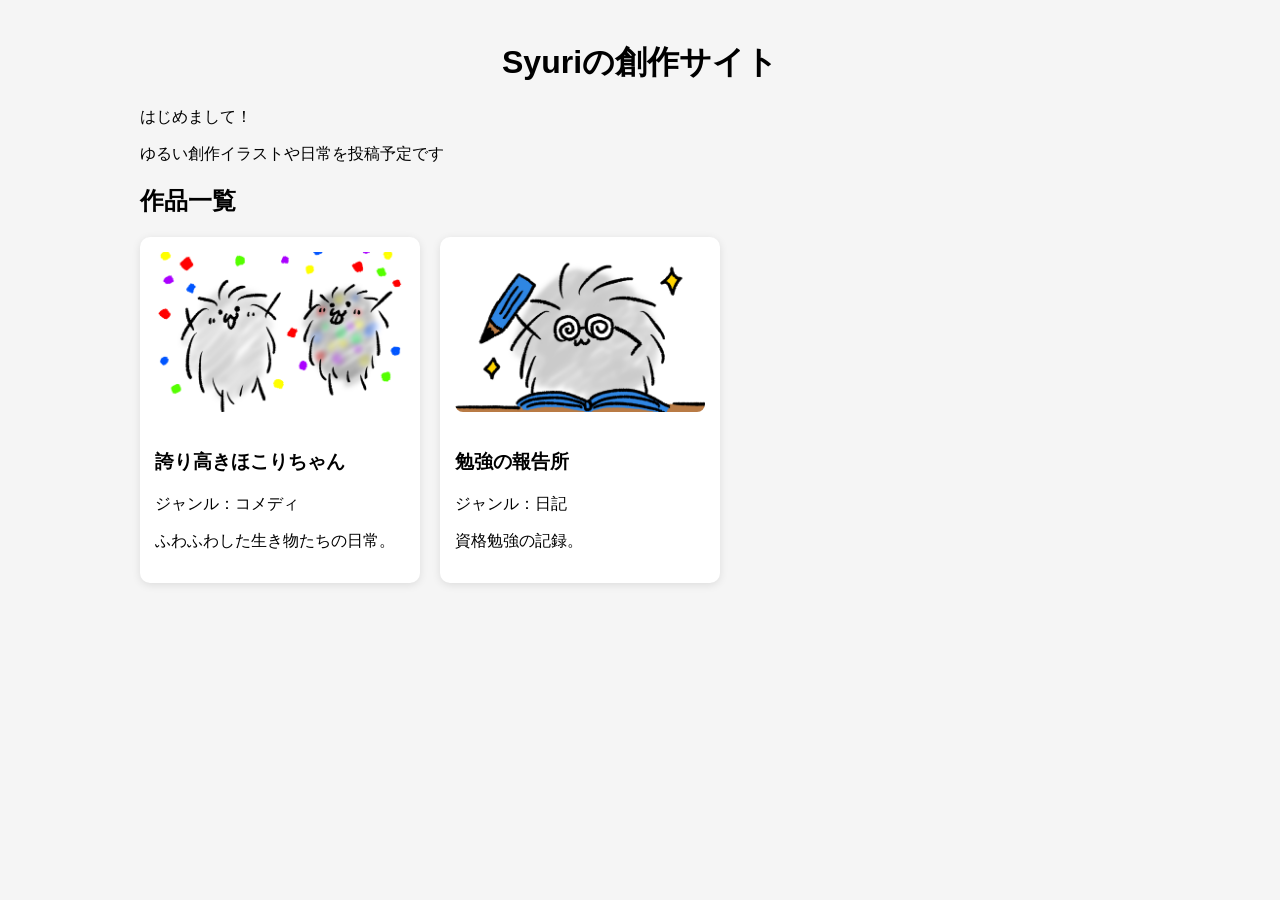
<file: index.html>
<!DOCTYPE html>
<html lang="ja">
<head>
    <meta charset="UTF-8">
    <title>Syuriの創作サイト</title>
    <link rel="stylesheet" href="style.css">
</head>

<body>
<h1>Syuriの創作サイト</h1>

    <p>はじめまして！</p>

    <p>ゆるい創作イラストや日常を投稿予定です</p>

<h2>作品一覧</h2>

<div class="works">

    <a href="hokori-chan.html">
        <div class="card">
            <img src="images/hokori.PNG" alt="誇り高きほこりちゃん" class="thumbnail">
            <h3>誇り高きほこりちゃん</h3>
            <p>ジャンル：コメディ</p>
            <p>ふわふわした生き物たちの日常。</p>
        </div>
    </a>

    <a href="study.html">
        <div class="card">
            <img src="images/study.PNG" alt="勉強の報告所" class="thumbnail">
            <h3>勉強の報告所</h3>
            <p>ジャンル：日記</p>
            <p>資格勉強の記録。</p>
        </div>
    </a>

</div>
</file>
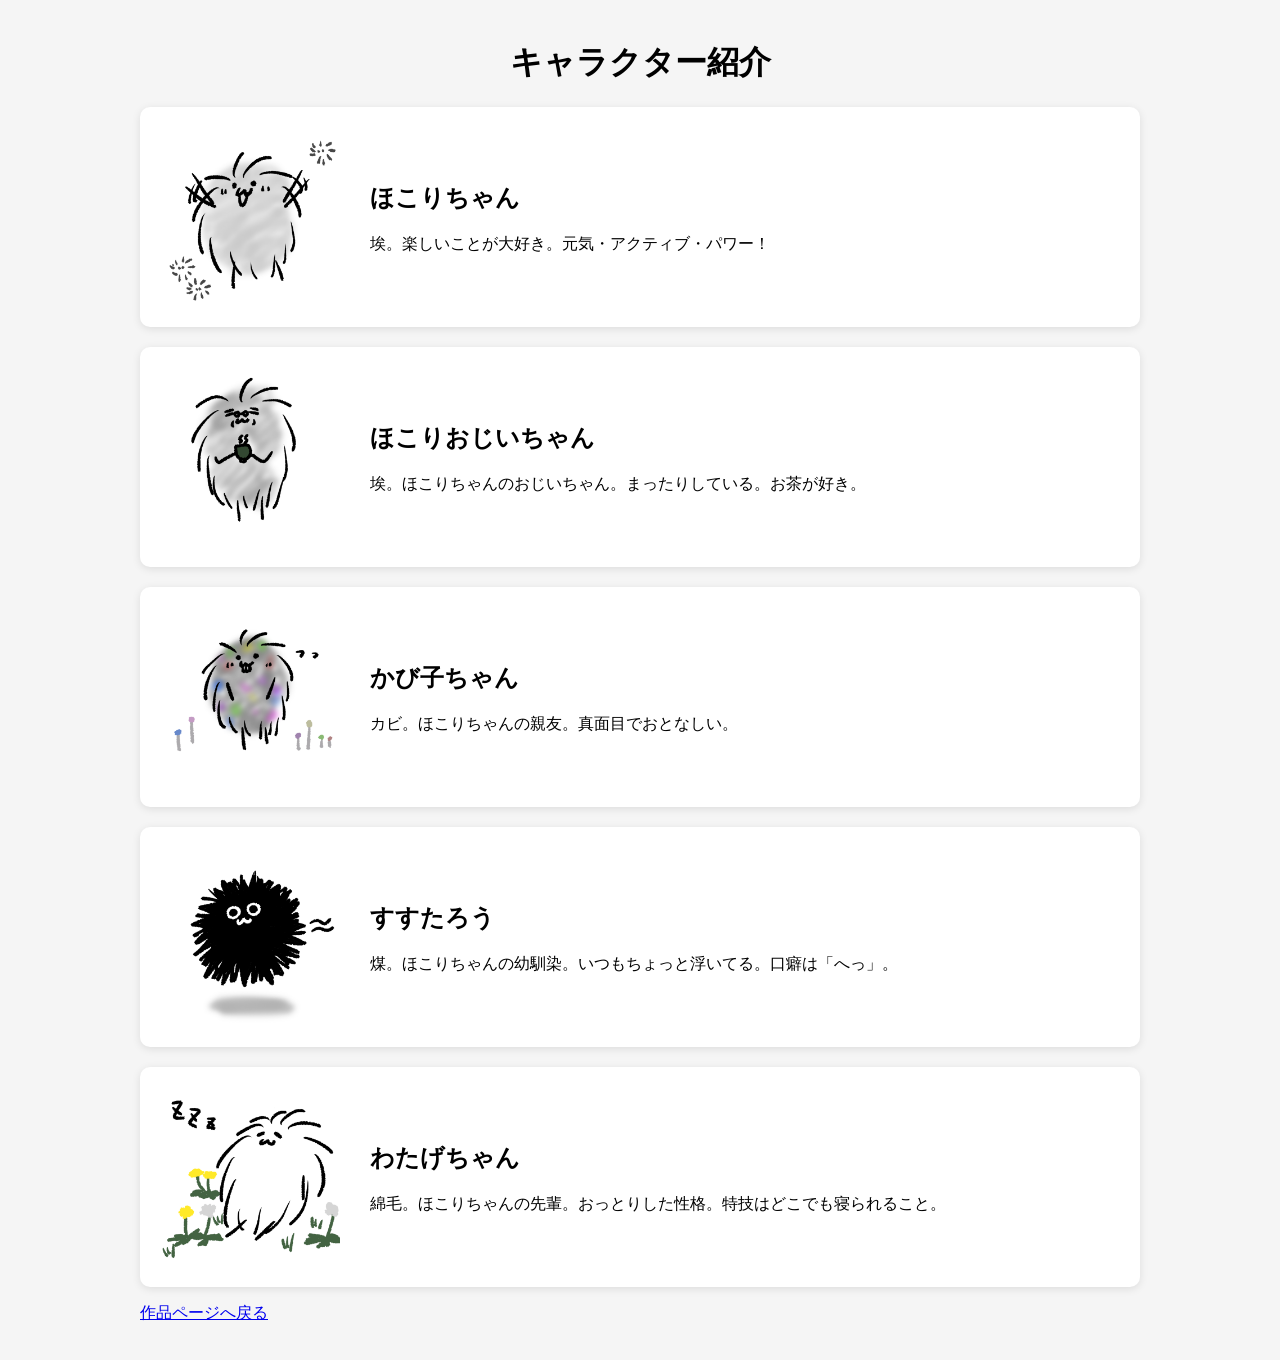
<file: hokori-chan-characters.html>
<!DOCTYPE html>
<html lang="ja">
<head>
    <meta charset="UTF-8">
    <title>キャラクター紹介</title>
    <link rel="stylesheet" href="style.css">
</head>

<body>

    <h1>キャラクター紹介</h1>

    <div class="characters">

        <div class="character">
            <img src="images/自己紹介：ほこりちゃん.PNG" alt="ほこりちゃん" class="thumbnail small-thumbnail">
            <div class="character-text">
                <h2>ほこりちゃん</h2>
                <p>埃。楽しいことが大好き。元気・アクティブ・パワー！</p>
            </div>
        </div>

        <div class="character">
            <img src="images/自己紹介：ほこりおじいちゃん.PNG" alt="ほこりおじいちゃん" class="thumbnail small-thumbnail">
            <div class="character-text">
                <h2>ほこりおじいちゃん</h2>
                <p>埃。ほこりちゃんのおじいちゃん。まったりしている。お茶が好き。</p>
            </div>
        </div>

        <div class="character">
            <img src="images/自己紹介：かび子ちゃん.PNG" alt="かび子ちゃん" class="thumbnail small-thumbnail">
            <div class="character-text">
                <h2>かび子ちゃん</h2>
                <p>カビ。ほこりちゃんの親友。真面目でおとなしい。</p>
            </div>
        </div>

        <div class="character">
            <img src="images/自己紹介：すすたろう.PNG" alt="すすたろう" class="thumbnail small-thumbnail">
            <div class="character-text">
                <h2>すすたろう</h2>
                <p>煤。ほこりちゃんの幼馴染。いつもちょっと浮いてる。口癖は「へっ」。</p>
            </div>
        </div>

        <div class="character">
            <img src="images/自己紹介：わたげちゃん.PNG" alt="わたげちゃん" class="thumbnail small-thumbnail">
            <div class="character-text">
                <h2>わたげちゃん</h2>
                <p>綿毛。ほこりちゃんの先輩。おっとりした性格。特技はどこでも寝られること。</p>
            </div>
        </div>

    </div>

    <p>
        <a href="hokori-chan.html">作品ページへ戻る</a>
    </p>

</body>
</html>
</file>
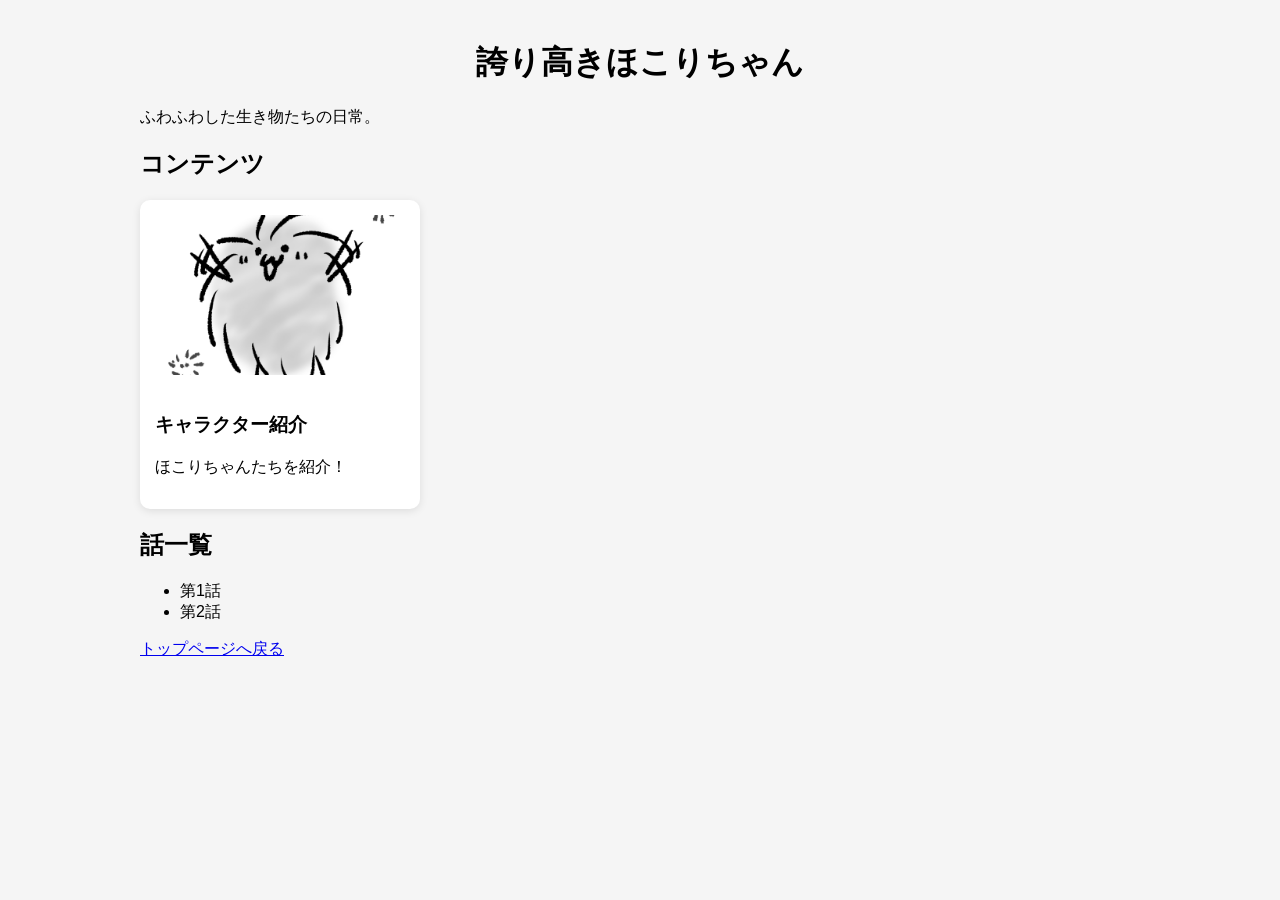
<file: hokori-chan.html>
<!DOCTYPE html>
<html lang="ja">
<head>
    <meta charset="UTF-8">
    <title>誇り高きほこりちゃん</title>
    <link rel="stylesheet" href="style.css">
</head>

<body>
    <h1>誇り高きほこりちゃん</h1>

    <p>ふわふわした生き物たちの日常。</p>

    <h2>コンテンツ</h2>

    <div class="works">

        <a href="hokori-chan-characters.html">
            <div class="card">
                <img src="images/自己紹介：ほこりちゃん.PNG"
                     alt="キャラクター紹介"
                     class="thumbnail">

                <h3>キャラクター紹介</h3>
                <p>ほこりちゃんたちを紹介！</p>
            </div>
        </a>

    </div>
    
    <h2>話一覧</h2>

    <ul>
        <li>第1話</li>
        <li>第2話</li>
    </ul>

    <a href="index.html">トップページへ戻る</a>

</body>
</html>
</file>
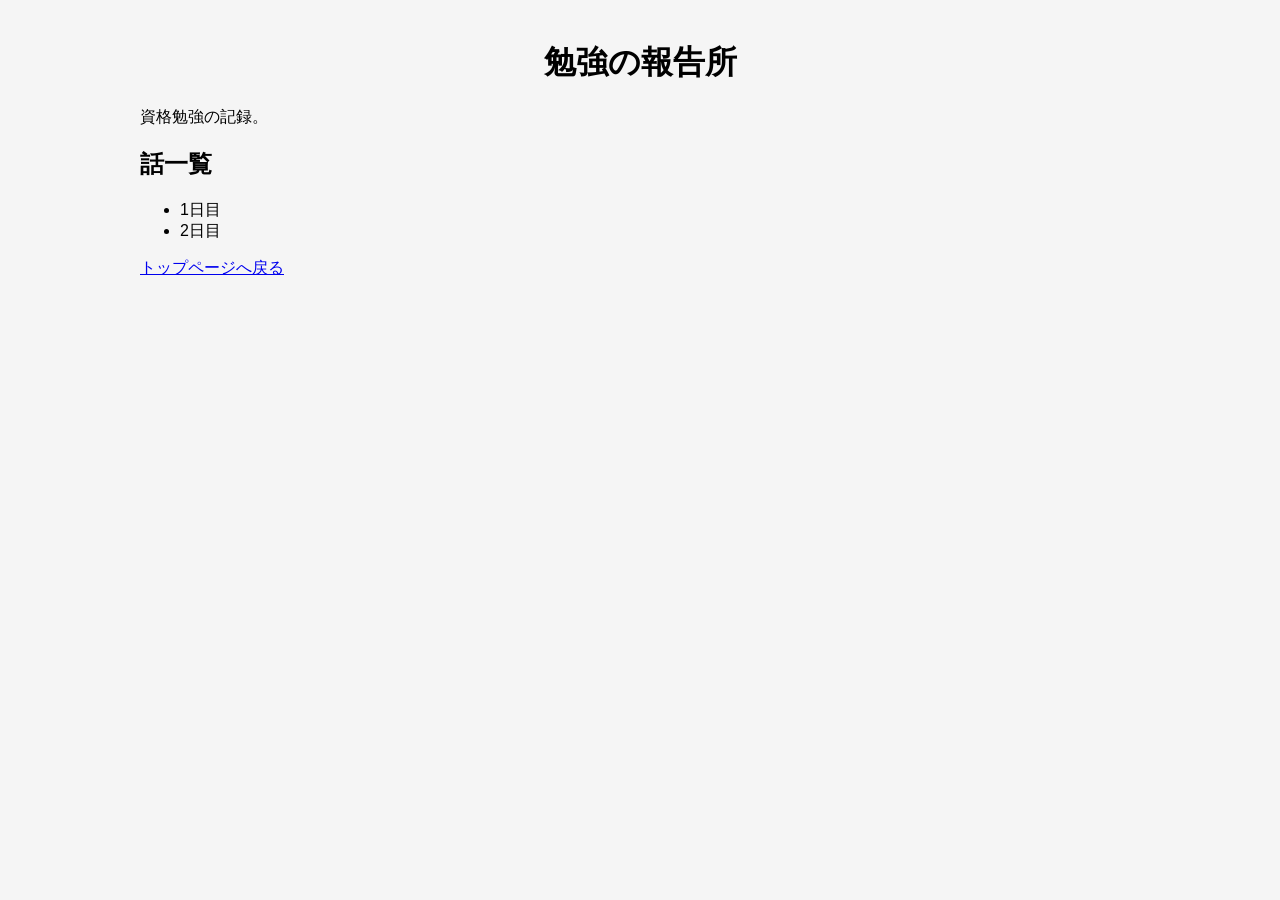
<file: study.html>
<!DOCTYPE html>
<html lang="ja">
<head>
    <meta charset="UTF-8">
    <title>勉強の報告所</title>
    <link rel="stylesheet" href="style.css">
</head>

<body>
    <h1>勉強の報告所</h1>

    <p>資格勉強の記録。</p>

    <h2>話一覧</h2>

    <ul>
        <li>1日目</li>
        <li>2日目</li>
    </ul>

    <a href="index.html">トップページへ戻る</a>

</body>
</html>
</file>
<file: style.css>
body {
    max-width: 1000px;
    margin: auto;
    padding: 20px;
    font-family: sans-serif;
    background-color: #f5f5f5;
}

h1 {
    text-align: center;
}

.works {
    display: flex;
    gap: 20px;
    flex-wrap: wrap;
}

.card {
    width: 250px;
    background: white;
    border-radius: 10px;
    padding: 15px;
    box-shadow: 0 2px 8px rgba(0,0,0,0.1);
    
    overflow: hidden;

    transition: 0.3s;
}

.card:hover {
    transform: translateY(-5px);
}

.thumbnail {
    width: 100%;
    height: 160px;
    object-fit: cover;
    border-radius: 8px;
}

.characters {
    display: flex;
    flex-direction: column;
    gap: 20px;
}

.character {
    display: flex;
    gap: 30px;
    align-items: center;

    background: white;
    border-radius: 10px;
    padding: 20px;

    box-shadow: 0 2px 8px rgba(0,0,0,0.1);
}

.character img {
    width: 180px;
    height: 180px;
    object-fit: cover;
    border-radius: 10px;
}

.character-text {
    flex: 1;
}

.works a {
    text-decoration: none;
    color: inherit;
}

.card .thumbnail {
    margin-bottom: 15px;
}

.small-thumbnail {
    height: 120px;
}
</file>
